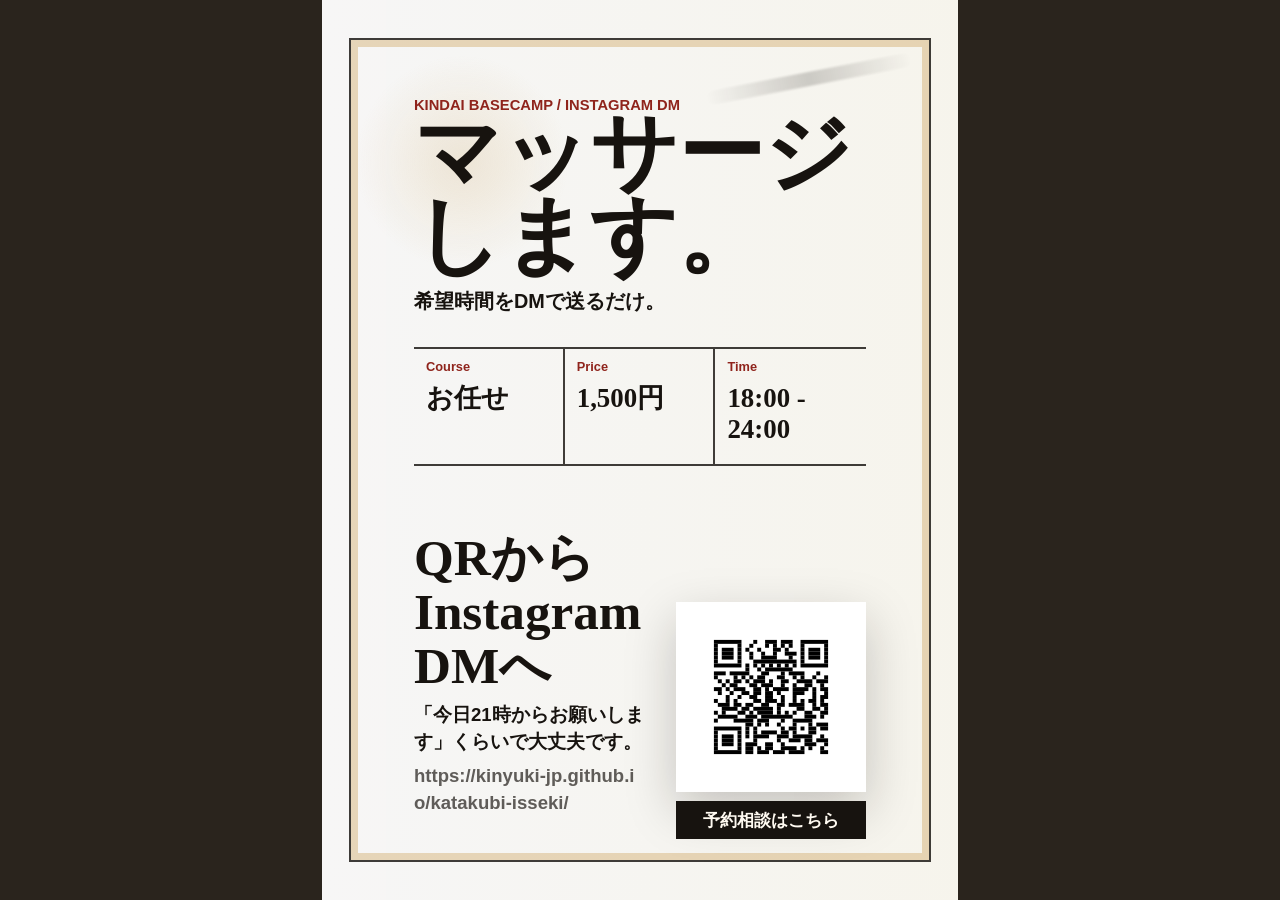
<file: poster.html>
<!doctype html>
<html lang="ja">
  <head>
    <meta charset="utf-8" />
    <meta name="viewport" content="width=device-width, initial-scale=1" />
    <title>肩首一席 | QRポスター</title>
    <style>
      @page {
        size: A4;
        margin: 0;
      }

      * {
        box-sizing: border-box;
      }

      body {
        min-height: 100svh;
        margin: 0;
        display: grid;
        place-items: center;
        color: #17130f;
        background: #2a241d;
        font-family: "Yu Mincho", "Hiragino Mincho ProN", "Noto Serif JP", serif;
        letter-spacing: 0;
      }

      .poster {
        position: relative;
        width: min(100vw, calc(100svh * 210 / 297));
        aspect-ratio: 210 / 297;
        overflow: hidden;
        padding: 7.6% 7.2%;
        background:
          radial-gradient(circle at 22% 18%, rgba(199, 154, 75, 0.18), transparent 12%),
          linear-gradient(90deg, rgba(255, 255, 255, 0.96), rgba(250, 248, 240, 0.98)),
          repeating-linear-gradient(12deg, rgba(23, 19, 15, 0.026) 0 1px, transparent 1px 13px),
          repeating-linear-gradient(96deg, rgba(23, 19, 15, 0.018) 0 1px, transparent 1px 17px);
      }

      .poster::before,
      .poster::after {
        position: absolute;
        content: "";
        pointer-events: none;
      }

      .poster::before {
        inset: 4.2%;
        border: 2px solid rgba(23, 19, 15, 0.82);
        box-shadow: inset 0 0 0 7px rgba(199, 154, 75, 0.36);
      }

      .poster::after {
        right: 7%;
        top: 8%;
        width: 33%;
        height: 1.6%;
        border-radius: 999px;
        background: linear-gradient(90deg, transparent, rgba(23, 19, 15, 0.42), transparent);
        transform: rotate(-11deg);
        opacity: 0.45;
        filter: blur(1px);
      }

      .content {
        position: relative;
        z-index: 1;
        display: grid;
        height: 100%;
        grid-template-rows: auto auto 1fr auto;
        gap: 4.6%;
      }

      .eyebrow {
        margin: 0;
        color: #8f241c;
        font-family: "Yu Gothic", "Hiragino Kaku Gothic ProN", sans-serif;
        font-size: clamp(13px, 1.15vw, 28px);
        font-weight: 900;
        text-transform: uppercase;
      }

      h1 {
        margin: 0;
        font-size: clamp(48px, 6.7vw, 164px);
        font-weight: 900;
        line-height: 0.96;
      }

      .sub {
        margin: 2.2% 0 0;
        font-family: "Yu Gothic", "Hiragino Kaku Gothic ProN", sans-serif;
        font-size: clamp(17px, 1.55vw, 40px);
        font-weight: 900;
      }

      .details {
        align-self: start;
        display: grid;
        grid-template-columns: repeat(3, 1fr);
        border-top: 2px solid rgba(23, 19, 15, 0.82);
        border-bottom: 2px solid rgba(23, 19, 15, 0.82);
      }

      .detail {
        min-height: clamp(76px, 9vw, 214px);
        padding: 6.4% 8%;
        border-right: 2px solid rgba(23, 19, 15, 0.82);
      }

      .detail:last-child {
        border-right: 0;
      }

      .label {
        display: block;
        color: #8f241c;
        font-family: "Yu Gothic", "Hiragino Kaku Gothic ProN", sans-serif;
        font-size: clamp(12px, 1vw, 25px);
        font-weight: 900;
      }

      .value {
        display: block;
        margin-top: 7%;
        font-size: clamp(19px, 2.1vw, 52px);
        font-weight: 900;
        line-height: 1.16;
      }

      .qr-area {
        align-self: end;
        display: grid;
        grid-template-columns: 1fr 42%;
        gap: 6%;
        align-items: end;
      }

      .copy {
        padding-bottom: 2.5%;
      }

      .copy strong {
        display: block;
        margin-bottom: 4%;
        font-size: clamp(31px, 4vw, 98px);
        line-height: 1.05;
      }

      .copy p {
        margin: 0 0 3%;
        font-family: "Yu Gothic", "Hiragino Kaku Gothic ProN", sans-serif;
        font-size: clamp(15px, 1.45vw, 36px);
        font-weight: 900;
        line-height: 1.45;
      }

      .url {
        color: rgba(23, 19, 15, 0.68);
        word-break: break-all;
      }

      .qr {
        display: grid;
        gap: 4%;
        justify-items: center;
      }

      .qr img {
        width: 100%;
        aspect-ratio: 1;
        border: clamp(8px, 0.9vw, 22px) solid #fff;
        background: #fff;
        box-shadow: 0 18px 48px rgba(23, 19, 15, 0.22);
      }

      .qr span {
        width: 100%;
        padding: 3.6% 2%;
        color: #fffaf1;
        background: #17130f;
        font-family: "Yu Gothic", "Hiragino Kaku Gothic ProN", sans-serif;
        font-size: clamp(14px, 1.35vw, 34px);
        font-weight: 900;
        text-align: center;
      }

      @media (max-width: 760px) {
        .details {
          grid-template-columns: 1fr;
        }

        .detail {
          min-height: auto;
          padding: 3.5% 4.5%;
          border-right: 0;
          border-bottom: 1px solid rgba(23, 19, 15, 0.82);
        }

        .detail:last-child {
          border-bottom: 0;
        }

        .qr-area {
          grid-template-columns: 1fr;
          gap: 4%;
        }

        .qr img {
          width: 58%;
        }
      }

      @media print {
        body {
          min-height: auto;
          background: #fff;
        }

        .poster {
          width: 210mm;
          height: 297mm;
        }
      }
    </style>
  </head>
  <body>
    <main class="poster" aria-label="肩首一席 QRポスター">
      <div class="content">
        <header>
          <p class="eyebrow">Kindai Basecamp / Instagram DM</p>
          <h1>マッサージします。</h1>
          <p class="sub">希望時間をDMで送るだけ。</p>
        </header>

        <section class="details" aria-label="案内">
          <div class="detail">
            <span class="label">Course</span>
            <span class="value">お任せ</span>
          </div>
          <div class="detail">
            <span class="label">Price</span>
            <span class="value">1,500円</span>
          </div>
          <div class="detail">
            <span class="label">Time</span>
            <span class="value">18:00 - 24:00</span>
          </div>
        </section>

        <div></div>

        <section class="qr-area" aria-label="QRコード">
          <div class="copy">
            <strong>QRから<br />Instagram DMへ</strong>
            <p>「今日21時からお願いします」くらいで大丈夫です。</p>
            <p class="url">https://kinyuki-jp.github.io/katakubi-isseki/</p>
          </div>
          <div class="qr">
            <img src="./qr-katakubi-isseki.svg" alt="肩首一席の公開ページQRコード" />
            <span>予約相談はこちら</span>
          </div>
        </section>
      </div>
    </main>
  </body>
</html>
</file>
